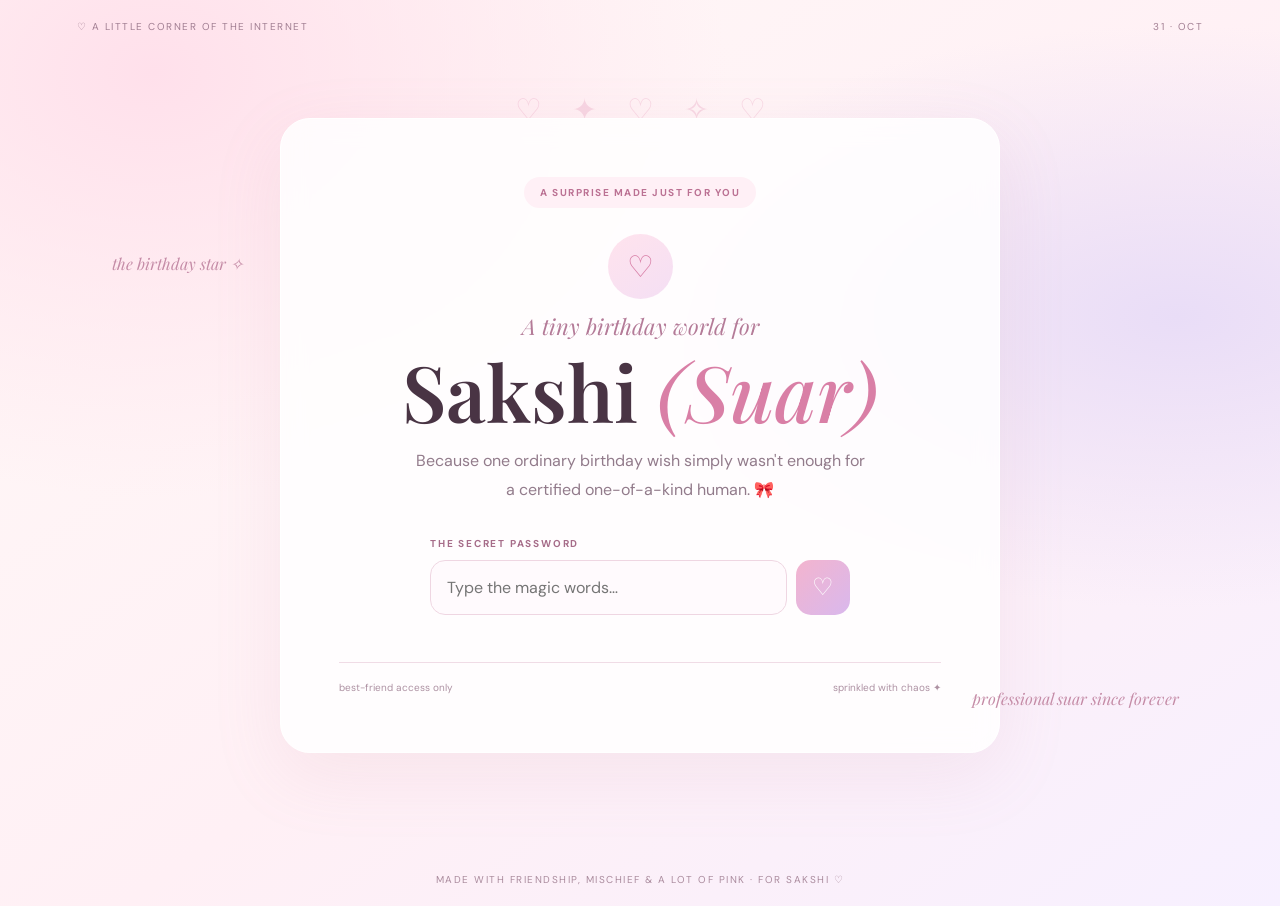
<file: index.html>
<!doctype html>
<html lang="en"><head><meta charset="utf-8"><meta name="viewport" content="width=device-width,initial-scale=1"><meta name="theme-color" content="#fff1f6"><title>For Sakshi (Suar) ♡</title>
<link rel="preconnect" href="https://fonts.googleapis.com"><link rel="preconnect" href="https://fonts.gstatic.com" crossorigin><link href="https://fonts.googleapis.com/css2?family=DM+Sans:wght@400;500;600;700&family=Playfair+Display:ital,wght@0,500;0,600;0,700;1,500;1,600&display=swap" rel="stylesheet"><link rel="stylesheet" href="./style.css"><script src="./app.js" defer></script></head>
<body><div class="sparkles" aria-hidden="true">♡　✦　♡　✧　♡</div><header class="topbar"><span>♡ A LITTLE CORNER OF THE INTERNET</span><span>31 · OCT</span></header><main>
<section class="screen active" id="gate"><div class="gate-wrap"><div class="pill">A SURPRISE MADE JUST FOR YOU</div><div class="seal">♡</div><p class="script">A tiny birthday world for</p><h1>Sakshi <em>(Suar)</em></h1><p class="intro">Because one ordinary birthday wish simply wasn't enough for a certified one-of-a-kind human. 🎀</p><form id="unlock-form" novalidate><label for="code">THE SECRET PASSWORD</label><div class="input-row"><input id="code" name="code" placeholder="Type the magic words…" autocomplete="off" required><button class="round-btn" type="submit" aria-label="Open surprise">♡</button></div><p class="error" id="error" role="alert" aria-live="polite"></p></form><div class="gate-foot"><span>best-friend access only</span><span>sprinkled with chaos ✦</span></div></div><p class="float a">the birthday star ✧</p><p class="float b">professional suar since forever</p></section>
<section class="screen" id="reveal"><div class="tag">01 · THE BIG LITTLE DAY</div><div class="birthday-card"><p class="script">Today is all about you</p><h2>HAPPY<br><em>BIRTHDAY</em><br><span>SAKSHI!</span></h2><p class="lead">To more laughter, random talks, silly jokes<br>and memories we'll keep bringing up forever. 💗</p><div class="cake"><div class="flame"></div><div class="candle"></div><div class="icing"></div><div class="cake-base">♡　✦　♡</div><div class="plate"></div></div><div class="music-card"><div class="music-icon">♫</div><div><small>A LITTLE BIRTHDAY SOUNDTRACK</small><h3>Achchi Lagti Ho</h3><p>Tap play when you're ready for your song. 🎧</p></div><audio id="birthday-audio" controls preload="metadata"><source src="./achchi-lagti-ho.mp3" type="audio/mpeg">Audio playback isn't supported by this browser.</audio><p class="audio-note">Press Play to start. Phones usually block automatic sound.</p></div><button class="primary" data-go="gallery">OPEN YOUR LITTLE SCRAPBOOK <span>→</span></button></div></section>
<section class="screen" id="gallery"><div class="tag">02 · THE FRIENDSHIP SCRAPBOOK</div><div class="section-head"><p class="script">A few favourite frames</p><h2>Sakshi's <em>little gallery</em></h2><p>Five photos, five tiny reminders that you're one memorable namooni. ♡</p></div><div class="gallery">
<figure class="photo"><img src="./sakshi-01.png" alt="Sakshi in a playful puppy filter"><figcaption><b>01 · The certified cutie</b><span>That filter understood the assignment. 🐾</span></figcaption></figure>
<figure class="photo"><img src="./sakshi-02.png" alt="Sakshi in a traditional outfit"><figcaption><b>02 · Desi royalty</b><span>A little grace, a little sparkle, full Sakshi energy. ✨</span></figcaption></figure>
<figure class="photo"><img src="./sakshi-03.png" alt="Sakshi in a playful photo"><figcaption><b>03 · Main-character moment</b><span>Some people just bring their own sunshine. ☀️</span></figcaption></figure>
<figure class="photo"><img src="./sakshi-04.png" alt="A monochrome portrait of Sakshi"><figcaption><b>04 · The classic frame</b><span>Quietly iconic. No extra explanation needed. 🖤</span></figcaption></figure>
<figure class="photo wide"><img src="./sakshi-05.png" alt="Sakshi smiling in a traditional outfit"><figcaption><b>05 · The birthday star</b><span>Saving this one for the scrapbook. Keep shining, suar. 💗</span></figcaption></figure></div><p class="gallery-note">Officially approved by the Department of Best-Friend Nonsense.</p><button class="primary" data-go="letter">READ YOUR NOTE <span>→</span></button></section>
<section class="screen" id="letter"><div class="tag">03 · A NOTE FROM YOUR BESTIE</div><article class="letter-card"><div class="pill">FOR YOU, BIRTHDAY GIRL ♡</div><p class="script">A little something from me</p><h2>Dear <em>Sakshi,</em></h2>
<p>Happiest birthday to my favourite certified namooni. 😂💗</p><p>I hope this new year of your life is full of peaceful days, unexpected happy moments, good people, big opportunities and the kind of laughter that makes your cheeks hurt.</p><p>Thank you for being exactly the person you are: funny, wonderfully unpredictable, occasionally dramatic (okay, very dramatic), and always capable of turning an ordinary conversation into a whole event.</p><p>I hope you never feel like you have to make yourself smaller to fit anywhere. Keep trying new things, keep believing in your ideas, and keep that lovely spark that makes you you.</p><p>And listen, even though I will continue to bully you with the title “Suar”, I genuinely wish the best for you. May you get a hundred reasons to smile, a thousand memories worth keeping, and absolutely zero boring days. 🐷🎀</p><p>Here's to more random conversations, inside jokes, silly arguments that last five minutes, and memories we'll laugh about years later. I'm glad we're friends. Don't let this birthday make you too famous to reply. 😭</p><p class="signoff">Stay happy, stay brilliant, and stay our favourite suar. ♡</p><p class="signature">— Rajnish</p><p class="divider">✦　♡　✦</p><button class="text-button" id="replay">↶ Replay the surprise</button></article></section></main><footer>MADE WITH FRIENDSHIP, MISCHIEF & A LOT OF PINK · FOR SAKSHI ♡</footer><script src="/app.js"></script>
<script src="/extra.js"></script></body></html>
</file>
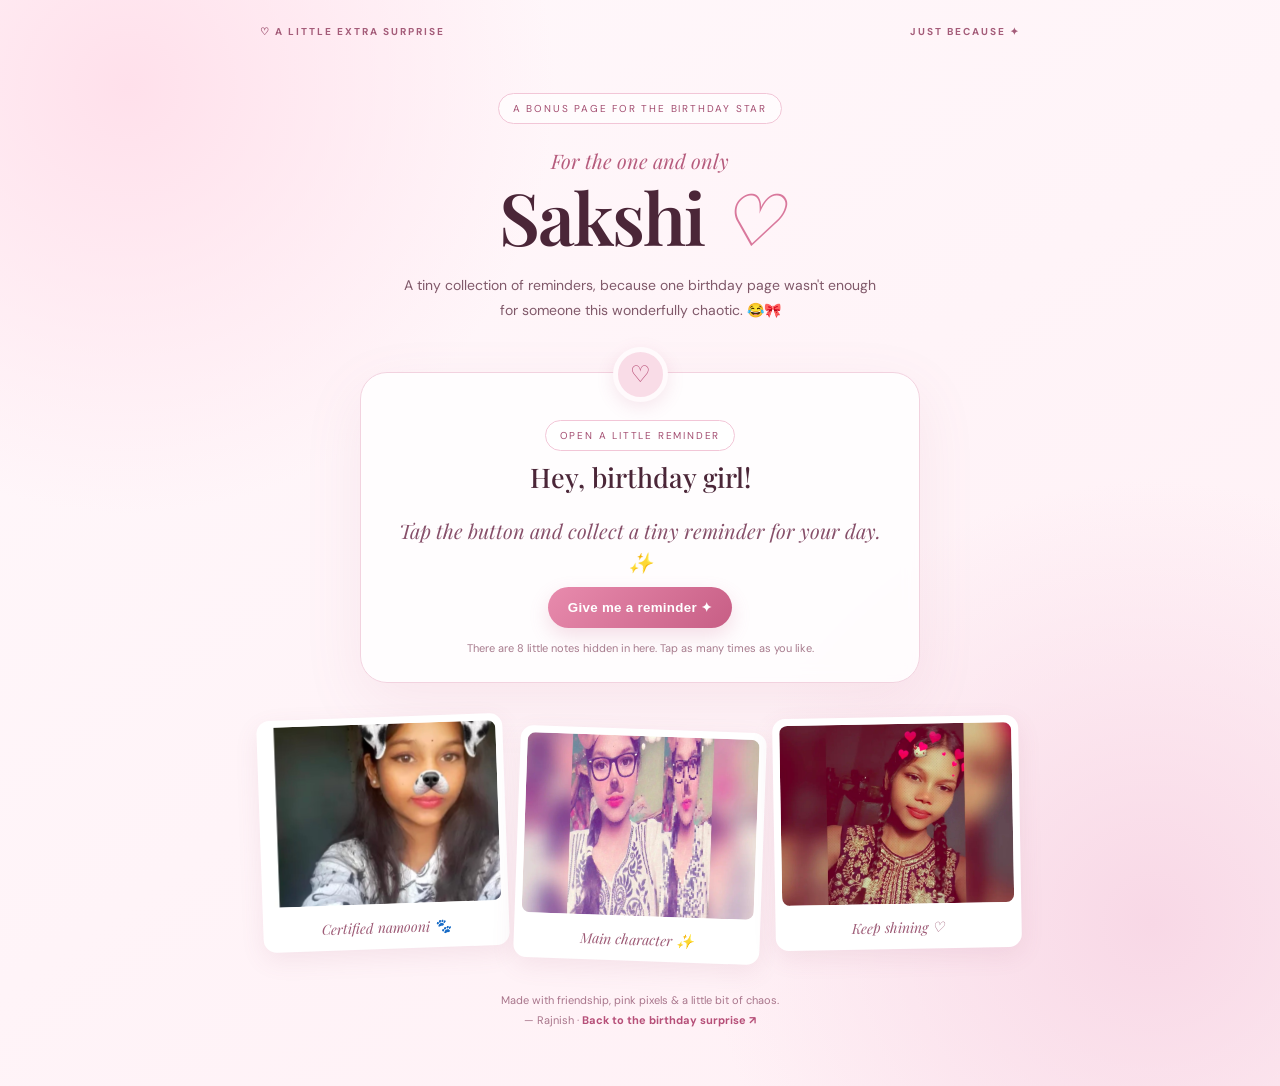
<file: little-extra.html>
<!doctype html>
<html lang="en">
<head>
<meta charset="utf-8"><meta name="viewport" content="width=device-width,initial-scale=1"><meta name="theme-color" content="#fff1f6">
<title>A little extra for Sakshi ♡</title>
<style>
@import url('https://fonts.googleapis.com/css2?family=DM+Sans:wght@400;500;600;700&family=Playfair+Display:ital,wght@0,500;0,600;1,500;1,600&display=swap');
:root{--ink:#4b2638;--pink:#ef8eae;--rose:#b84d76;--paper:#fffafc}*{box-sizing:border-box}body{margin:0;min-height:100vh;color:var(--ink);font-family:'DM Sans',sans-serif;background:radial-gradient(circle at 10% 8%,#ffe0eb 0,transparent 28%),radial-gradient(circle at 90% 85%,#f8d8e6 0,transparent 30%),linear-gradient(145deg,#fff8fb,#fff0f5);overflow-x:hidden}.wrap{width:min(760px,92%);margin:auto;padding:25px 0 55px}.top{display:flex;justify-content:space-between;gap:12px;font-size:10px;letter-spacing:2px;font-weight:700;color:#a45c79}.hero{text-align:center;padding:55px 12px 25px}.pill{display:inline-block;padding:8px 14px;border:1px solid #f2c6d7;border-radius:30px;background:#ffffffa8;font-size:10px;letter-spacing:1.8px;color:#a34d70}.script{font:italic 20px 'Playfair Display',serif;color:#b65c7d;margin:23px 0 5px}h1{font:600 clamp(42px,10vw,72px)/1.05 'Playfair Display',serif;margin:0;letter-spacing:-2px}h1 em{color:#d9789c;font-weight:500}.sub{max-width:490px;margin:18px auto 0;line-height:1.8;color:#80596a;font-size:14px}.card{position:relative;margin:24px auto 0;padding:30px 24px 27px;max-width:560px;border:1px solid #f2d2df;border-radius:27px;background:#ffffffc9;box-shadow:0 20px 60px #b65c7d18;text-align:center;backdrop-filter:blur(8px)}.seal{width:55px;height:55px;margin:-56px auto 18px;border-radius:50%;display:grid;place-items:center;background:#f9dce7;border:5px solid #fffafc;font-size:23px;color:#b84d76;box-shadow:0 5px 18px #b84d7622}.card h2{font:500 27px 'Playfair Display',serif;margin:8px 0 10px}.message{min-height:82px;display:grid;place-items:center;padding:10px 5px;font:italic 20px/1.55 'Playfair Display',serif;color:#87506a}.btn{border:0;border-radius:30px;padding:13px 20px;background:linear-gradient(135deg,#e88bad,#c75e85);color:white;font-weight:700;letter-spacing:.3px;box-shadow:0 8px 20px #c75e8533;cursor:pointer}.btn:active{transform:scale(.98)}.hint{font-size:11px;color:#a77b8d;margin:13px 0 0}.strip{display:grid;grid-template-columns:repeat(3,1fr);gap:11px;margin:34px 0 0}.snap{margin:0;padding:7px 7px 12px;background:#fff;border-radius:13px;box-shadow:0 8px 24px #9d527019;transform:rotate(-2deg)}.snap:nth-child(2){transform:translateY(12px) rotate(2deg)}.snap:nth-child(3){transform:rotate(-1deg)}.snap img{width:100%;height:180px;object-fit:cover;border-radius:8px;background:#f8e2eb}.snap figcaption{text-align:center;font:italic 14px 'Playfair Display',serif;padding-top:9px;color:#9d5b76}.bottom{text-align:center;margin-top:42px;color:#a8758b;font-size:11px;line-height:1.8}.bottom a{color:#b64f78;text-decoration:none;font-weight:700}.heart{position:fixed;bottom:-30px;pointer-events:none;opacity:.6;animation:rise 7s linear forwards;color:#dc83a3}@keyframes rise{to{transform:translateY(-110vh) rotate(25deg);opacity:0}}@media(max-width:520px){.hero{padding-top:45px}.card{padding:28px 17px 23px}.snap img{height:125px}.snap figcaption{font-size:12px}.strip{gap:7px}}
</style></head>
<body><main class="wrap">
<div class="top"><span>♡ A LITTLE EXTRA SURPRISE</span><span>JUST BECAUSE ✦</span></div>
<header class="hero"><span class="pill">A BONUS PAGE FOR THE BIRTHDAY STAR</span><p class="script">For the one and only</p><h1>Sakshi <em>♡</em></h1><p class="sub">A tiny collection of reminders, because one birthday page wasn't enough for someone this wonderfully chaotic. 😂🎀</p></header>
<section class="card" aria-live="polite"><div class="seal">♡</div><span class="pill">OPEN A LITTLE REMINDER</span><h2>Hey, birthday girl!</h2><div class="message" id="message">Tap the button and collect a tiny reminder for your day. ✨</div><button class="btn" id="draw">Give me a reminder ✦</button><p class="hint">There are 8 little notes hidden in here. Tap as many times as you like.</p></section>
<section class="strip" aria-label="A few scrapbook moments"><figure class="snap"><img src="./sakshi-01.png" alt="Scrapbook photo one"><figcaption>Certified namooni 🐾</figcaption></figure><figure class="snap"><img src="./sakshi-03.png" alt="Scrapbook photo two"><figcaption>Main character ✨</figcaption></figure><figure class="snap"><img src="./sakshi-05.png" alt="Scrapbook photo three"><figcaption>Keep shining ♡</figcaption></figure></section>
<footer class="bottom">Made with friendship, pink pixels & a little bit of chaos.<br>— Rajnish · <a href="./index.html">Back to the birthday surprise ↗</a></footer>
</main><script>
const notes=["You make ordinary days feel like stories worth remembering. ♡","Never underestimate how much good energy you bring into a room. ✨","Keep being curious, loud, kind, funny and completely yourself.","May your next chapter be full of new places, brave ideas and happy surprises. 🎀","Reminder: you are allowed to take up space and be proud of who you are.","Your laugh deserves its own notification sound. 😂","More memories, fewer worries, and unlimited reasons to celebrate. 💗","Official reminder from Rajnish: stay awesome, suar. No arguments accepted. 🐷"];
let last=-1;const message=document.getElementById('message');document.getElementById('draw').addEventListener('click',()=>{let n;do{n=Math.floor(Math.random()*notes.length)}while(n===last);last=n;message.animate([{opacity:0,transform:'translateY(8px)'},{opacity:1,transform:'translateY(0)'}],{duration:350});message.textContent=notes[n];for(let i=0;i<5;i++){const h=document.createElement('span');h.className='heart';h.textContent=['♡','✦','♥'][Math.floor(Math.random()*3)];h.style.left=Math.random()*100+'vw';h.style.fontSize=(13+Math.random()*16)+'px';h.style.animationDuration=(5+Math.random()*3)+'s';document.body.appendChild(h);setTimeout(()=>h.remove(),8500)}});
</script></body></html>
</file>
<file: style.css>
:root{--ink:#493444;--muted:#927b8b;--pink:#e88fb4;--line:#f0dce6}*{box-sizing:border-box}body{margin:0;min-height:100vh;color:var(--ink);font-family:'DM Sans',sans-serif;background:radial-gradient(ellipse at 12% 8%,#ffe0eb,transparent 36%),radial-gradient(ellipse at 92% 35%,#e9ddf7,transparent 35%),linear-gradient(145deg,#fff9f7,#fff0f5 55%,#f7f0ff);overflow-x:hidden}.sparkles{position:fixed;inset:10% 0 auto;text-align:center;color:#e9a5c2;opacity:.35;font-size:30px;pointer-events:none;animation:drift 8s ease-in-out infinite}@keyframes drift{50%{transform:translateY(22px) rotate(5deg)}}.topbar,footer{display:flex;justify-content:space-between;gap:12px;padding:20px 6vw;color:#a17e92;font-size:10px;letter-spacing:1.5px}.screen{display:none;position:relative;min-height:calc(100svh - 100px);max-width:1100px;margin:auto;padding:30px 6vw 65px;animation:in .5s ease}.screen.active{display:flex;flex-direction:column;align-items:center;justify-content:center}@keyframes in{from{opacity:0;transform:translateY(12px)}to{opacity:1;transform:none}}.gate-wrap,.birthday-card,.letter-card{width:min(100%,720px);padding:clamp(25px,6vw,58px);border:1px solid white;border-radius:30px;background:#ffffffd4;box-shadow:0 22px 70px #c78ba51f;backdrop-filter:blur(12px)}.gate-wrap{text-align:center}.pill,.tag{display:inline-block;border-radius:30px;background:#fff0f6;color:#bb7193;padding:9px 16px;font-size:10px;font-weight:700;letter-spacing:1.5px}.seal{width:65px;height:65px;border-radius:50%;display:grid;place-items:center;margin:26px auto 12px;background:linear-gradient(145deg,#ffe3ed,#f4dff4);color:#d77da5;font-size:30px}.script{font:italic 22px 'Playfair Display',serif;color:#b47b98;margin:10px 0}h1{font:600 clamp(45px,9vw,78px)/1.04 'Playfair Display',serif;margin:5px 0 15px}h1 em,.section-head em,.letter-card h2 em{color:#d97fa6;font-weight:500}.intro{max-width:450px;margin:auto;color:var(--muted);line-height:1.8}.gate-wrap form{max-width:420px;margin:32px auto 0;text-align:left}.gate-wrap label{display:block;font-size:10px;letter-spacing:1.8px;color:#a66c89;font-weight:700;margin-bottom:10px}.input-row{display:flex;gap:9px}.input-row input{min-width:0;flex:1;border:1px solid #efd6e2;background:#fffafd;border-radius:15px;padding:16px;color:var(--ink);font:inherit;outline:none}.input-row input:focus{border-color:#df91b3;box-shadow:0 0 0 4px #f5d7e5}.round-btn{width:54px;border:0;border-radius:15px;background:linear-gradient(135deg,#f3b4ce,#d9b8ed);color:white;font-size:24px;cursor:pointer}.error{min-height:20px;color:#c4547e;font-size:12px}.gate-foot{display:flex;justify-content:space-between;gap:10px;border-top:1px solid var(--line);padding-top:18px;margin-top:15px;color:#ad91a2;font-size:10px}.float{position:absolute;font:italic 16px 'Playfair Display',serif;color:#c58ca7}.float.a{left:2%;top:23%}.float.b{right:1%;bottom:16%}.tag{margin-bottom:18px}.birthday-card{text-align:center}.birthday-card h2{font:700 clamp(54px,12vw,105px)/.88 'Playfair Display',serif;letter-spacing:-3px;margin:17px 0;color:#68445d}.birthday-card h2 em{color:#d97fa6}.birthday-card h2 span{color:#c59a62;font-size:.68em;letter-spacing:8px}.lead{line-height:1.8;color:#876d7e}.cake{position:relative;width:150px;height:120px;margin:28px auto}.cake-base{position:absolute;bottom:18px;left:20px;width:110px;height:58px;border-radius:10px 10px 16px 16px;background:linear-gradient(90deg,#d987ac,#f8c5d9,#d987ac);display:grid;place-items:center;color:white;box-shadow:inset 0 -10px #c16e96}.icing{position:absolute;bottom:65px;left:18px;width:114px;height:17px;border-radius:50%;background:#fff0f5}.candle{position:absolute;bottom:80px;left:72px;width:7px;height:28px;background:repeating-linear-gradient(45deg,#fff 0 5px,#e9a6c5 5px 9px)}.flame{position:absolute;bottom:109px;left:70px;width:11px;height:16px;background:#ffd58a;border-radius:80% 10% 80% 10%;transform:rotate(45deg);box-shadow:0 0 22px #ffc36b}.plate{position:absolute;bottom:8px;left:8px;width:134px;height:12px;border-radius:50%;background:#edc9dc}.music-card{display:grid;grid-template-columns:48px 1fr;gap:12px;align-items:center;text-align:left;padding:18px;border:1px solid #f1dce6;background:#fff8fb;border-radius:20px;margin:20px 0 25px}.music-icon{width:46px;height:46px;border-radius:15px;background:#f9e1eb;color:#c8759b;display:grid;place-items:center;font-size:23px}.music-card small{font-size:9px;letter-spacing:1px;color:#b37b97;font-weight:700}.music-card h3{font:600 21px 'Playfair Display',serif;margin:4px 0}.music-card p,.audio-note{font-size:11px;color:#9b8392;margin:3px 0}.music-card audio{grid-column:1/-1;width:100%;height:42px;accent-color:#d987ac}.audio-note{grid-column:1/-1}.primary{border:0;border-radius:30px;padding:15px 23px;background:linear-gradient(110deg,#edb1c9,#e7d1f1);color:#70475e;font-weight:700;letter-spacing:.7px;cursor:pointer;box-shadow:0 7px 18px #e5bad033}.primary span{margin-left:9px}.section-head{text-align:center;margin:3px 0 25px}.section-head h2{font:600 clamp(36px,7vw,60px) 'Playfair Display',serif;margin:5px;color:#65465a}.section-head>p:last-child{color:var(--muted);font-size:13px}.gallery{width:100%;display:grid;grid-template-columns:repeat(2,minmax(0,1fr));gap:17px;margin-bottom:17px}.photo{margin:0;padding:10px;border:1px solid white;border-radius:20px;background:#ffffffd9;box-shadow:0 12px 30px #b98da51c;overflow:hidden}.photo img{display:block;width:100%;height:270px;object-fit:cover;border-radius:14px}.photo:first-child img{height:340px}.photo.wide{grid-column:span 2}.photo.wide img{height:360px;object-position:center 35%}.photo figcaption{display:grid;gap:5px;padding:13px 5px 5px}.photo b{font:600 17px 'Playfair Display',serif;color:#755267}.photo span{font-size:12px;line-height:1.5;color:#9b8492}.gallery-note{font:italic 15px 'Playfair Display',serif;color:#b27d99;margin:8px 0 23px}.letter-card{line-height:1.9}.letter-card h2{font:600 clamp(40px,8vw,60px) 'Playfair Display',serif;margin:8px 0 23px}.letter-card>p:not(.script){color:#806b7b}.signoff{font:italic 23px 'Playfair Display',serif;color:#d17da2;margin-top:25px}.signature{font:italic 18px 'Playfair Display',serif;color:#a57a94}.divider{text-align:center;color:#d69ab6;margin:25px}.text-button{display:block;margin:10px auto;background:none;border:0;color:#b17695;font:inherit;cursor:pointer}footer{justify-content:center;text-align:center;color:#aa8b9d}@media(max-width:650px){.topbar{font-size:8px;padding:17px 5vw}.screen{padding:22px 5vw 45px}.float{display:none}.gate-wrap,.birthday-card,.letter-card{border-radius:24px}.gate-foot{font-size:9px}.gallery{gap:10px}.photo{padding:7px}.photo img{height:190px}.photo:first-child img,.photo.wide img{height:245px}.photo b{font-size:14px}.photo span{font-size:10px}.birthday-card h2{letter-spacing:-2px}.music-card{padding:14px}}
</file>
